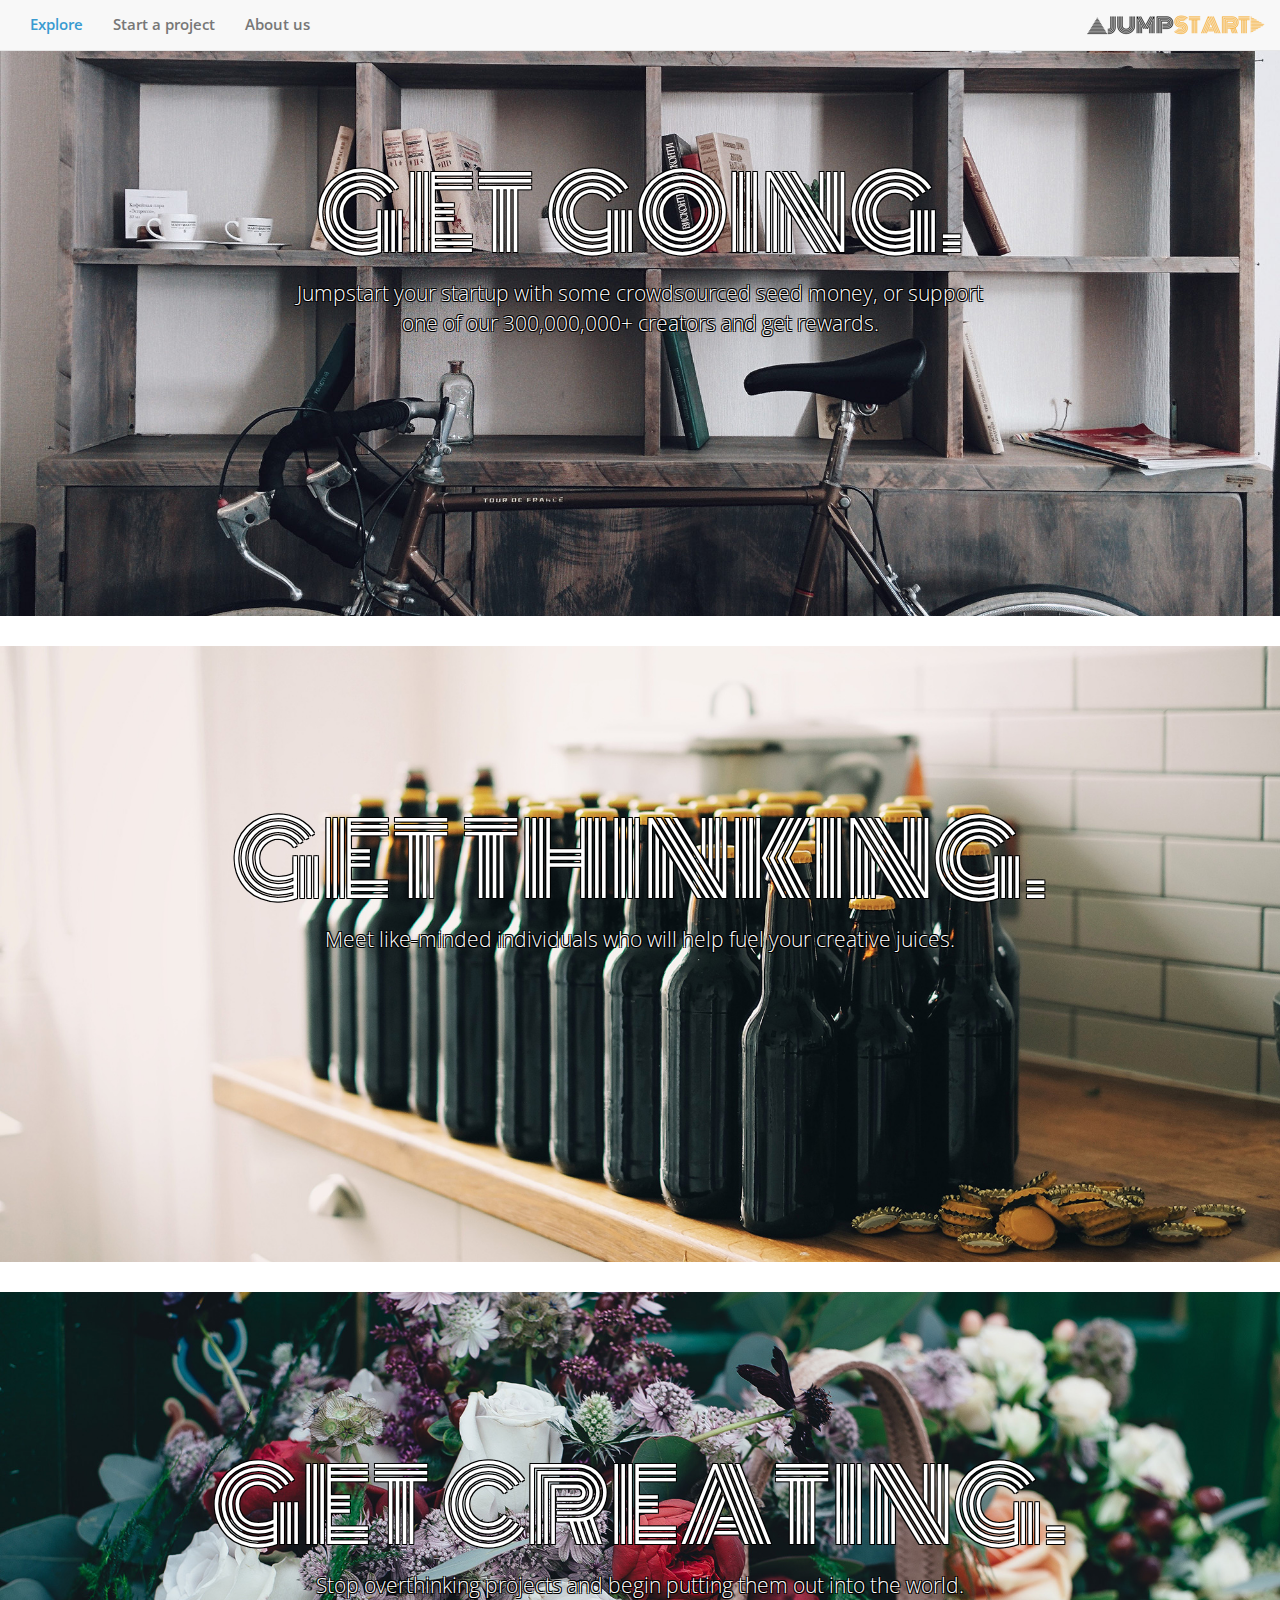
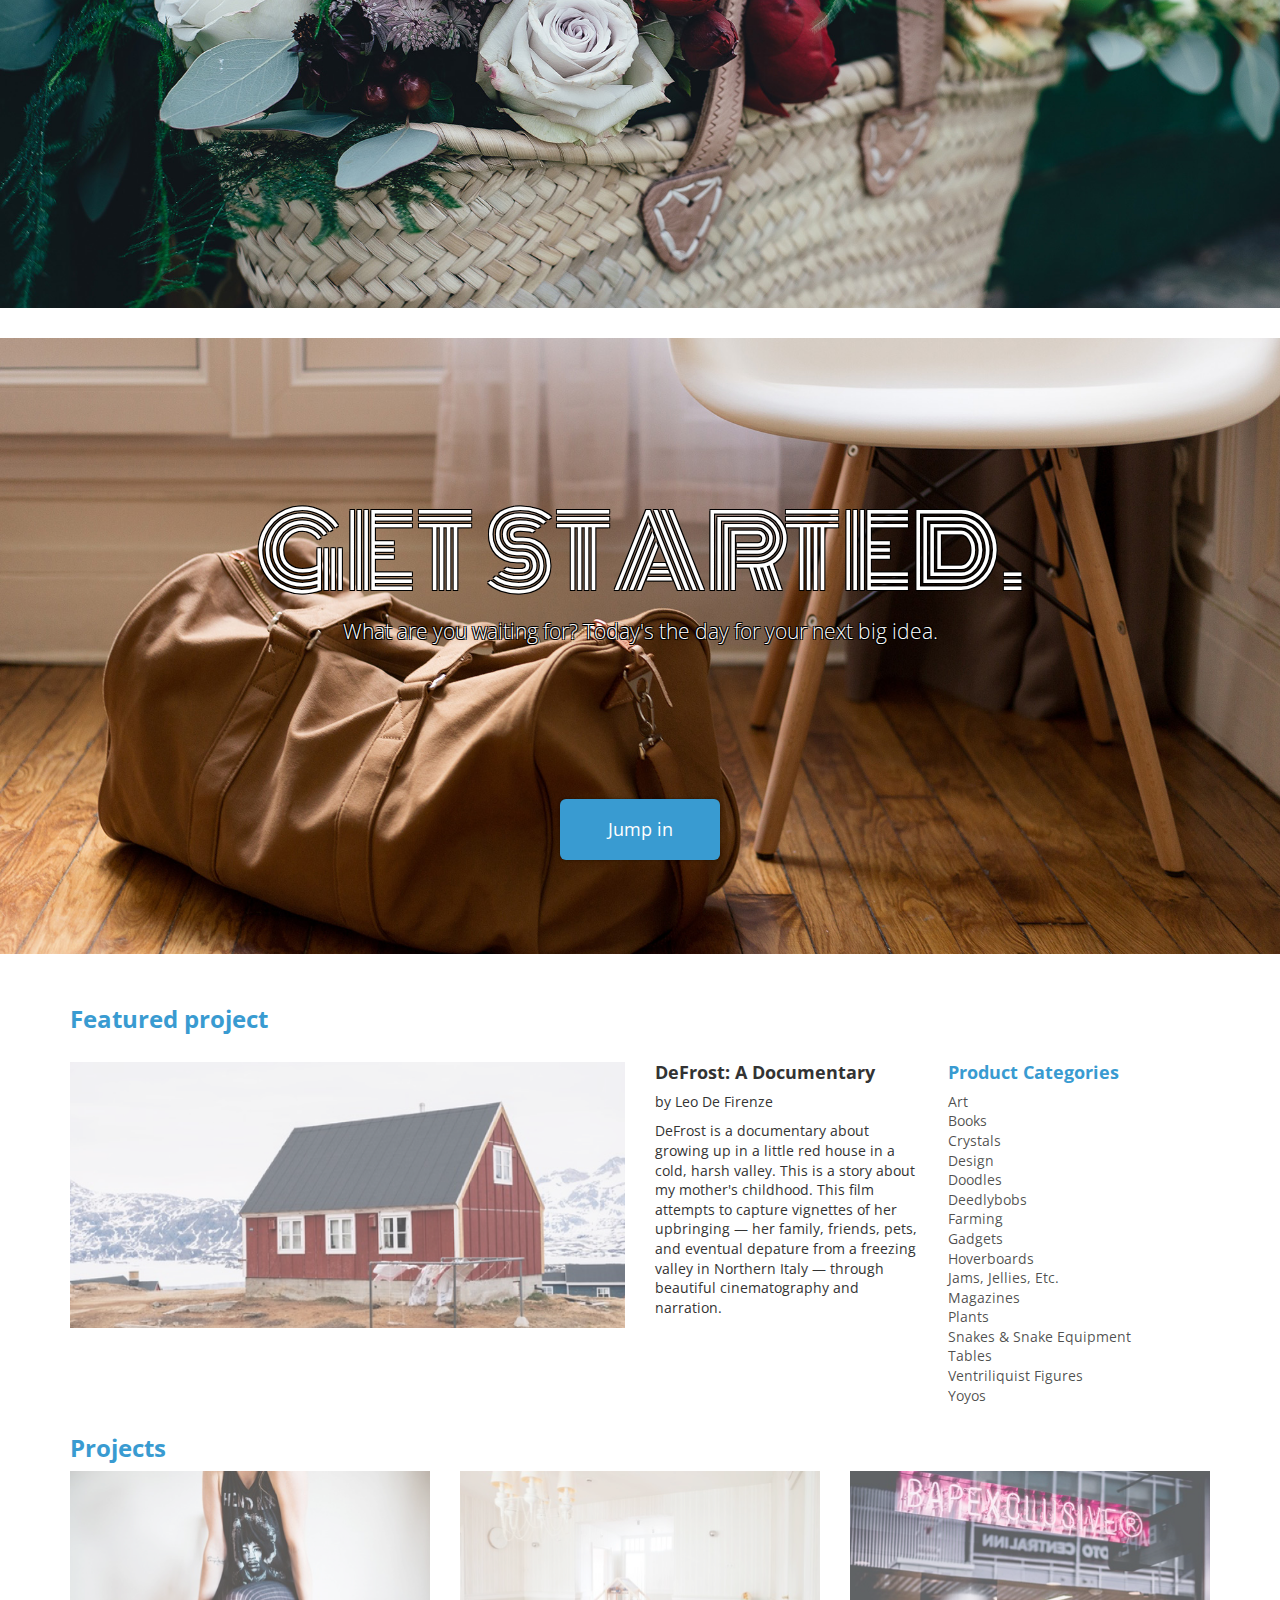
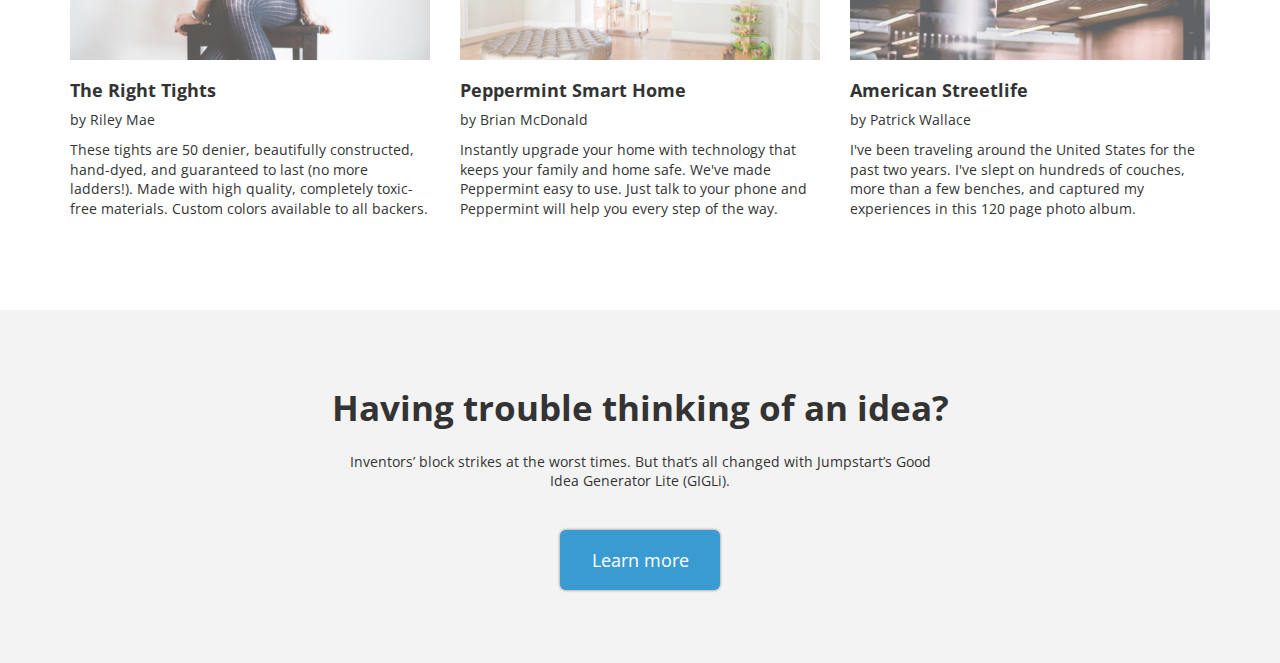
<file: Jumpstart/index.html>
<!DOCTYPE html>
<html>
<head>
  <title>Jumpstart</title>
  <link rel="icon" href="favicon.png" type="image/x-icon">

  <!-- Google Fonts -->
  <link href="https://fonts.googleapis.com/css?family=Open+Sans:400,600,700" rel="stylesheet">
  <link href="https://fonts.googleapis.com/css?family=Monoton" rel="stylesheet">

  <!-- Stylesheets -->
  <link rel="stylesheet" type="text/css" href="resources/css/reset.css">
  <link rel="stylesheet" href="https://maxcdn.bootstrapcdn.com/bootstrap/3.3.7/css/bootstrap.min.css" integrity="sha384-BVYiiSIFeK1dGmJRAkycuHAHRg32OmUcww7on3RYdg4Va+PmSTsz/K68vbdEjh4u" crossorigin="anonymous">
  <link rel="stylesheet" type="text/css" href="resources/slick/slick.css"/>
  <link rel="stylesheet" type="text/css" href="resources/css/style.css">

  <!-- JavaScript -->
  <script src="https://code.jquery.com/jquery-3.1.1.min.js"
          integrity="sha256-hVVnYaiADRTO2PzUGmuLJr8BLUSjGIZsDYGmIJLv2b8="
          crossorigin="anonymous"></script>
  <script type="text/javascript" src="resources/slick/slick.min.js"></script>
  <script type="text/javascript" src="resources/js/main.js"></script>
</head>
<body>
  <!-- Navigation -->
  <nav class="navbar navbar-default navbar-fixed-top">
    <div class="container-fluid">
      <ul class="nav navbar-nav">
        <li class="active"><a href="#">Explore</a></li>
        <li><a href="#">Start a project</a></li>
        <li><a href="#">About us</a></li>
      </ul>
      <img class="navbar-brand navbar-right collapse navbar-collapse" src="resources/images/logo.png">
    </div>
  </nav>

  <!-- Jumbotron -->
  <div class="carousel">
    <div class="jumbotron background-bike">
      <div class="container-fluid">
        <h1>GET GOING.</h1>
        <p>Jumpstart your startup with some crowdsourced seed money, or support one of our 300,000,000+ creators and get rewards.</p>
      </div>
    </div>
    <div class="jumbotron background-beer">
      <div class="container-fluid">
        <h1>GET THINKING.</h1>
        <p>Meet like-minded individuals who will help fuel your creative juices.</p>
      </div>
    </div>
    <div class="jumbotron background-flowers">
      <div class="container-fluid">
        <h1>GET CREATING.</h1>
        <p>Stop overthinking projects and begin putting them out into the world.</p>
      </div>
    </div>
    <div class="jumbotron background-duffel">
      <div class="container-fluid">
        <h1>GET STARTED.</h1>
        <p>What are you waiting for? Today's the day for your next big idea.</p>
      </div>
    </div>
  </div>
  <div class="relative-wrapper">
    <a href="#" class="btn btn-primary btn-lg cta">Jump in</a>
  </div>

  <!-- Featured Project -->
  <div class="container featured-project">
    <div class="row">
      <h2 class="col-xs-12">Featured project</h2>
    </div>
    <div class="row">
      <div class="col-xs-12 col-md-6">
        <div class="image-container">
          <a href="#"><img src="resources/images/featured-project.png"></a>
        </div>
      </div>
      <div class="col-xs-6 col-md-3">
        <h3>DeFrost: A Documentary</h3>
        <p>by Leo De Firenze</p>
        <p>DeFrost is a documentary about growing up in a little red house in a cold, harsh valley. This is a story about my mother's childhood. This film attempts to capture vignettes of her upbringing — her family, friends, pets, and eventual depature from a freezing valley in Northern Italy — through beautiful cinematography and narration.</p>
      </div>
      <div class="col-xs-6 col-md-3 categories">
        <h3>Product Categories</h3>
        <ul>
          <li>Art</li>
          <li>Books</li>
          <li>Crystals</li>
          <li>Design</li>
          <li>Doodles</li>
          <li>Deedlybobs</li>
          <li>Farming</li>
          <li>Gadgets</li>
          <li>Hoverboards</li>
          <li>Jams, Jellies, Etc.</li>
          <li>Magazines</li>
          <li>Plants</li>
          <li>Snakes &amp; Snake Equipment</li>
          <li>Tables</li>
          <li>Ventriliquist Figures</li>
          <li>Yoyos</li>
        </ul>
      </div>
    </div>
  </div>

  <!-- Projects -->
  <div class="container">
    <div class="row">
      <h2 class="col-xs-12">Projects</h2>
    </div>
    <div class="row">
      <div class="col-xs-12 col-sm-4 project">
        <div class="image-container">
          <a href="#"><img src="resources/images/project1.png"></a>
        </div>
        <h3>The Right Tights</h3>
        <p>by Riley Mae</p>
        <p>These tights are 50 denier, beautifully constructed, hand-dyed, and guaranteed to last (no more ladders!). Made with high quality, completely toxic-free materials. Custom colors available to all backers.</p>
      </div>
      <div class="col-xs-12 col-sm-4 project">
        <div class="image-container">
          <a href="#"><img src="resources/images/project2.png"></a>
        </div>
        <h3>Peppermint Smart Home</h3>
        <p>by Brian McDonald</p>
        <p>Instantly upgrade your home with technology that keeps your family and home safe. We've made Peppermint easy to use. Just talk to your phone and Peppermint will help you every step of the way.</p>
      </div>
      <div class="col-xs-12 col-sm-4 project">
        <div class="image-container">
          <a href="#"><img src="resources/images/project3.png"></a>
        </div>
        <h3>American Streetlife</h3>
        <p>by Patrick Wallace</p>
        <p>I've been traveling around the United States for the past two years. I've slept on hundreds of couches, more than a few benches, and captured my experiences in this 120 page photo album.</p>
      </div>
    </div>
  </div>

  <!-- Help -->
  <div class="container-fluid help">
    <strong>Having trouble thinking of an idea?</strong>
    <p>Inventors’ block strikes at the worst times. But that’s all changed with Jumpstart’s Good Idea Generator Lite (GIGLi).</p>
    <a href="#" class="btn btn-primary btn-lg">Learn more</a>
  </div>
</body>
</html>
</file>
<file: Jumpstart/resources/css/style.css>
/* Universal Styles */

html {
  font-size: 14px;
}

body {
  font-family: "Open Sans", sans-serif;
  line-height: 1.4;
}

h2 {
  font-size: 1.7rem;
  font-weight: bold;
  color: #399bd1;
}

h3 {
  font-size: 1.3rem;
  font-weight: bold;
}

img {
  width: 100%;
}

/* Bootstrap Overrides */

.navbar-default .navbar-nav > .active > a,
.navbar-default .navbar-nav > .active > a:hover {
  background-color: inherit;
  color: #399bd1;
}

.btn-primary {
  width: 160px;
  padding: 1.3rem 0;
  border: 0;
  margin-top: 2.8rem;
  background-color: #399bd1;
  box-shadow: 0 0 3px rgba(0, 0, 0, 0.5);
  transition: .5s box-shadow;
}

.btn-primary:hover {
  background-color: #399bd1;
  box-shadow: 0 0 12px rgba(0, 0, 0, 0.9);
}

.btn-primary:active {
  box-shadow: 0 0 0 rgba(0, 0, 0, 0.5);
}

/* Slick Overrides */

.slick-slide {
  outline: none;
}

/* Navigation */

.navbar {
  font-size: 1.1rem;
  font-weight: 600;
}

/* Jumbotron */

.jumbotron {
  height: 44rem;
  padding-top: 10rem;
  text-align: center;
  background-size: cover;
  background-position: center;
  background-repeat: no-repeat;
  color: white;
  text-shadow:
    -1px -1px 0 #000,
    1px -1px 0 #000,
    -1px 1px 0 #000,
    1px 1px 0 #000;
}

.background-bike {
  background-image: url("../images/jumbotron-bike.jpg");
}

.background-beer {
  background-image: url("../images/jumbotron-beer.jpg");
}

.background-flowers {
  background-image: url("../images/jumbotron-flowers.jpg");
}

.background-duffel {
  background-image: url("../images/jumbotron-duffel.jpg");
}

.jumbotron h1 {
  font-family: "Monoton", sans-serif;
  font-size: 7.1rem;
}

.jumbotron p {
  max-width: 51.3rem;
  margin: auto;
}

.relative-wrapper {
  position: relative;
  top: -16rem;
  width: 100%;
  text-align: center;
}

@media only screen and (max-width: 767px) {
  .jumbotron h1 {
    font-size: 5.7rem;
  }
}

@media only screen and (max-width: 550px) {
  .jumbotron h1 {
    font-size: 4rem;
  }
}

/* Project Image Containers */

.image-container {
  overflow: hidden;
}

.image-container img {
  opacity: 0.7;
  transition: transform .5s,
              opacity .5s;
  transition: transform .5s,
              opacity .5s;
}

.image-container img:hover {
  opacity: 1;
  -webkit-transform: scale(1.3);
  -ms-transform: scale(1.3);
  transform: scale(1.3);
}

/* Featured Project */

.featured-project {
  margin-top: -7rem; /* To account for relatively positioned button */
}

.featured-project .image-container {
  height: 19rem;
  margin-top: 20px; /* To match bootstrap header margins */
}

.categories h3 {
  color: #399bd1;
}

.categories ul {
  color: rgba(0, 0, 0, 0.7);
}

/* Projects */

.project {
  margin-bottom: 5.85rem;
}

.project .image-container {
  height: 13.5rem;
  overflow: hidden;
}

/* Help */

.help {
  padding: 5.2rem 0;
  background-color: #f3f3f3;
  text-align: center;
}

.help strong {
  display: inline-block;
  margin-bottom: 1.4rem;
  font-size: 2.5rem;
  font-weight: bold;
}

.help p {
  max-width: 42rem;
  margin: auto;
}
</file>
